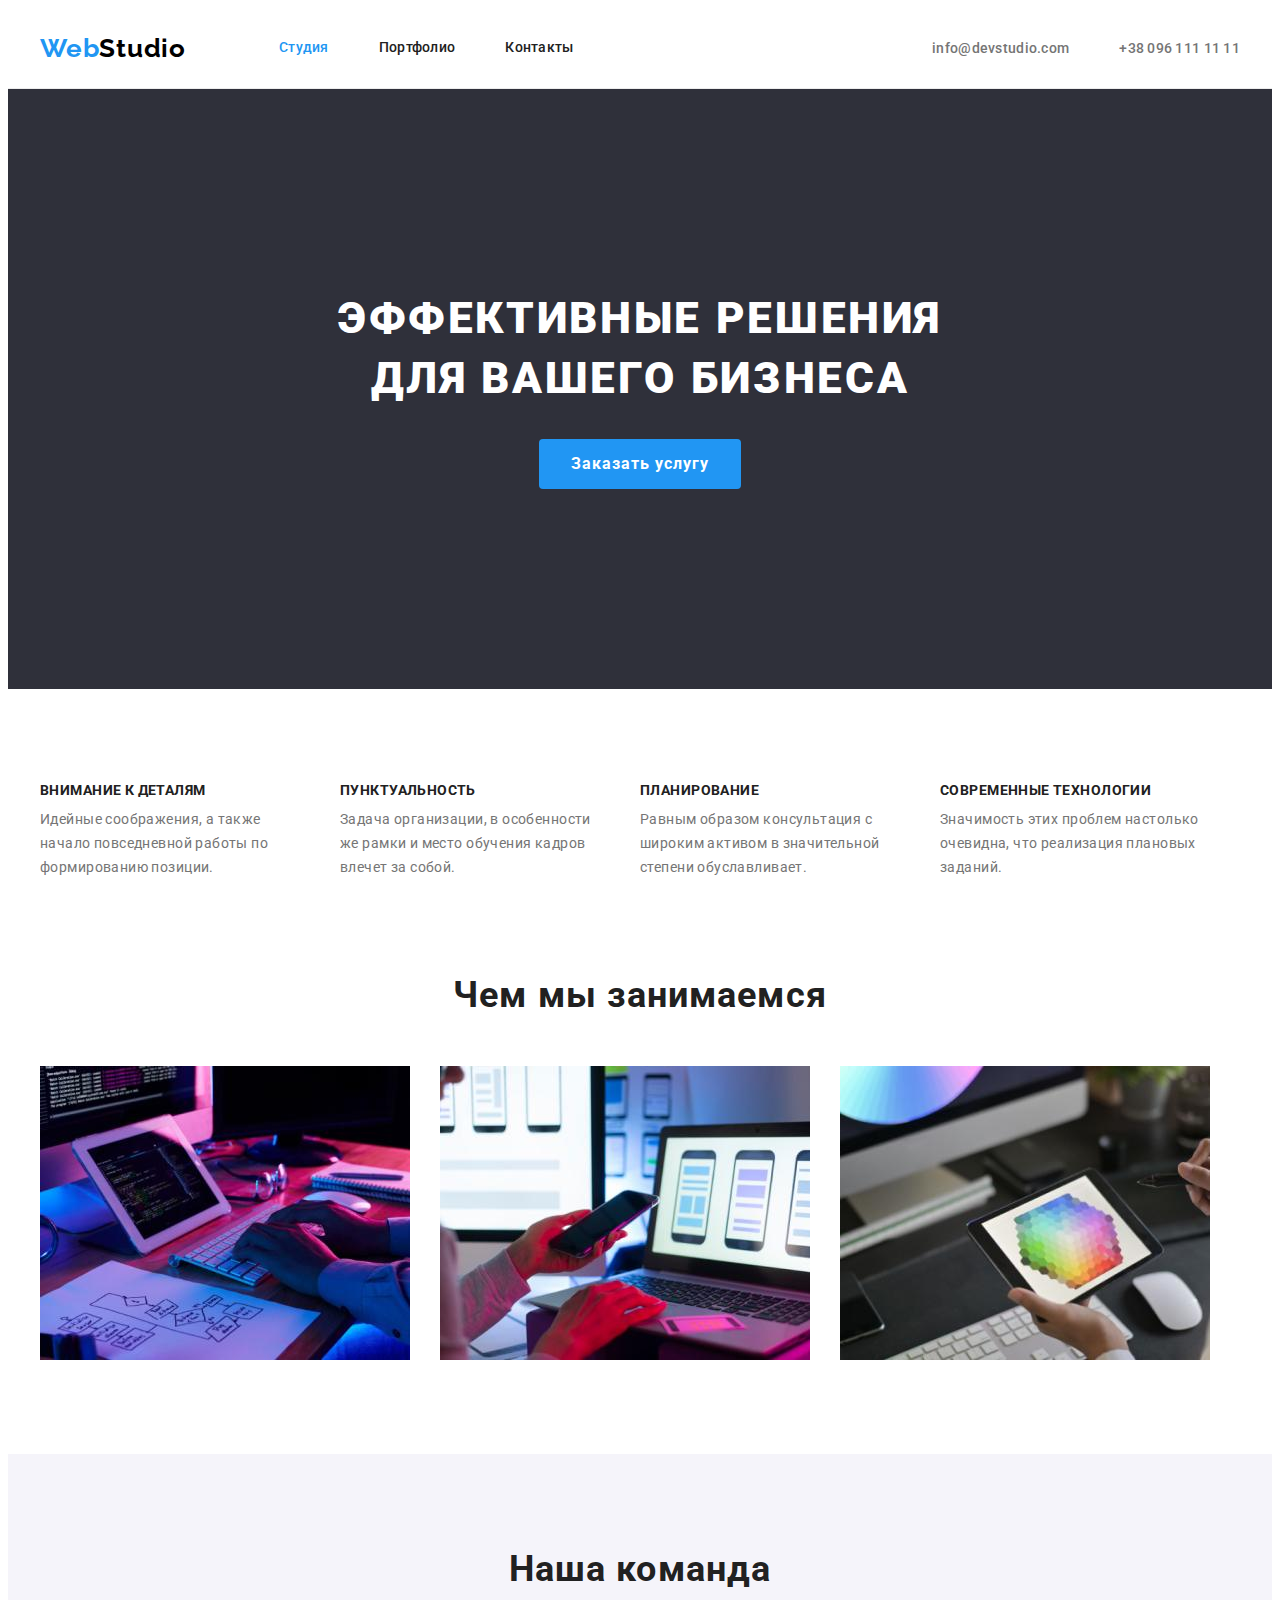
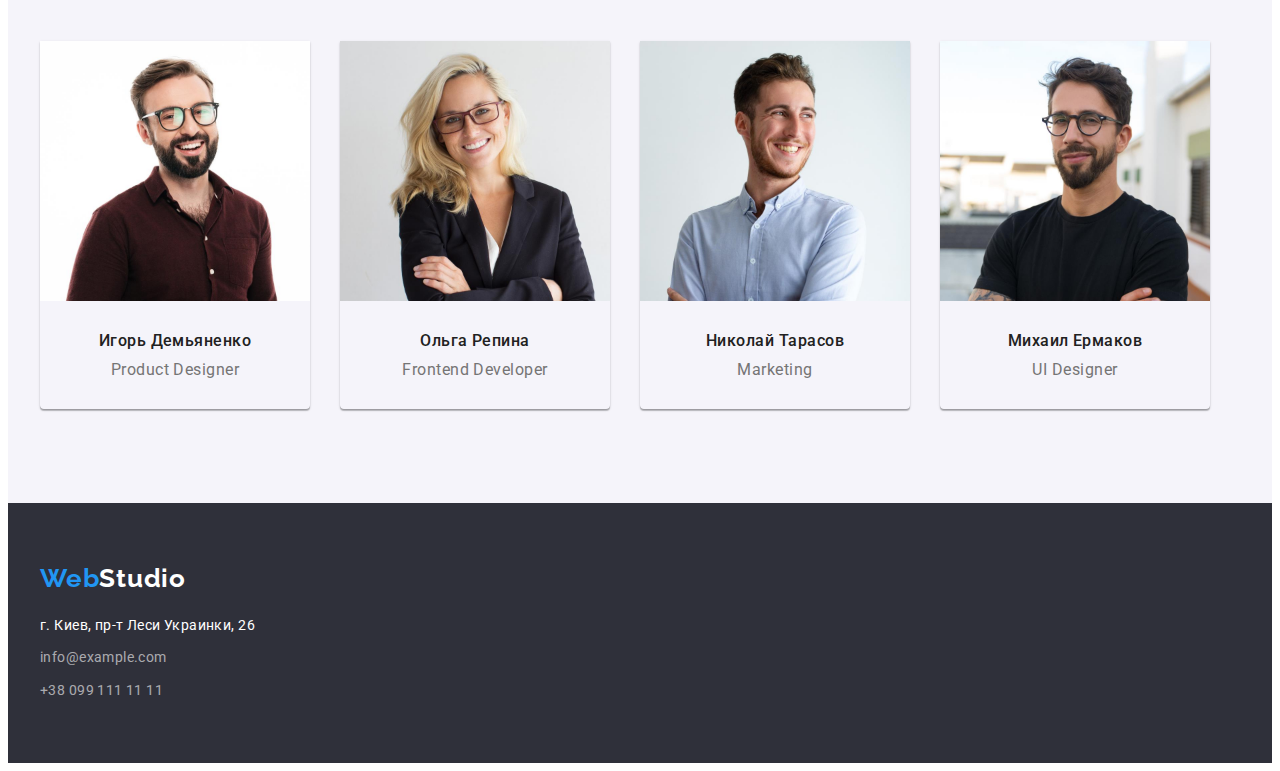
<file: index.html>
<!DOCTYPE html>
<html lang="ru">
  <head>
    <meta charset="UTF-8" />
    <meta http-equiv="X-UA-Compatible" content="IE=edge" />
    <meta name="viewport" content="width=device-width, initial-scale=1.0" />
    <title>Document</title>
    <link rel="preconnect" href="https://fonts.googleapis.com" />
    <link rel="preconnect" href="https://fonts.gstatic.com" crossorigin />
    <link
      href="https://fonts.googleapis.com/css2?family=Raleway:wght@700&family=Roboto:wght@400;500;700;900&display=swap"
      rel="stylesheet"
    />
    <link
      rel="stylesheet"
      href="https://cdnjs.cloudflare.com/ajax/libs/modern-normalize/1.1.0/modern-normalize.min.css"
      integrity="sha512-wpPYUAdjBVSE4KJnH1VR1HeZfpl1ub8YT/NKx4PuQ5NmX2tKuGu6U/JRp5y+Y8XG2tV+wKQpNHVUX03MfMFn9Q=="
      crossorigin="anonymous"
      referrerpolicy="no-referrer"
    />
    <link rel="stylesheet" href="./css/styles.css" />
  </head>
  <body>
    <header class="heading">
      <div class="container header-container">
        <a class="logo link" href="./index.html"
          ><span class="logo-accent" lang="en">Web</span>Studio</a
        >
        <nav class="navigation">
          <ul class="nav-list list">
            <li class="nav-item">
              <a href="./index.html" class="nav-link link current">Студия</a>
            </li>
            <li class="nav-item">
              <a href="./portfolio.html" class="nav-link link">Портфолио</a>
            </li>
            <li class="nav-item">
              <a href="" class="nav-link link">Контакты</a>
            </li>
          </ul>
        </nav>
        <ul class="contact-list list">
          <li class="contact-item">
            <a class="contact-link link" href="mailto:info@devstudio.com">info@devstudio.com</a>
          </li>
          <li class="contact-item">
            <a class="contact-link link" href="tel:+380961111111">+38 096 111 11 11</a>
          </li>
        </ul>
      </div>
    </header>
    <main>
      <section class="main-section">
        <!-- <div class="container main-container"> -->
        <div class="container">
          <h1 class="main-title">Эффективные решения для вашего бизнеса</h1>
          <button class="primary-btn" type="button">Заказать услугу</button>
        </div>
      </section>
      <!-- Секция Особенности  -->
      <section class="section feature-section">
        <div class="container">
          <!--- (будет скрыт)  -->
          <h2 class="hidden">Особенности</h2>
          <!--     -->
          <ul class="features-list list list-flex">
            <li class="features-item">
              <h3 class="features-title">Внимание к деталям</h3>
              <p class="features-text">
                Идейные соображения, а также начало повседневной работы по формированию позиции.
              </p>
            </li>
            <li class="features-item">
              <h3 class="features-title">Пунктуальность</h3>
              <p class="features-text">
                Задача организации, в особенности же рамки и место обучения кадров влечет за собой.
              </p>
            </li>
            <li class="features-item">
              <h3 class="features-title">Планирование</h3>
              <p class="features-text">
                Равным образом консультация с широким активом в значительной степени обуславливает.
              </p>
            </li>
            <li class="features-item">
              <h3 class="features-title">Современные технологии</h3>
              <p class="features-text">
                Значимость этих проблем настолько очевидна, что реализация плановых заданий.
              </p>
            </li>
          </ul>
        </div>
      </section>
      <section class="section work-section">
        <div class="container">
        <h2 class="section-title">Чем мы занимаемся</h2>
        <ul class="work-list list list-flex">
          <li class="work-item">
            <img class="img-block" src="./images/whatone.jpg" alt="Работа с Apple" width="370" />
          </li>
          <li class="work-item">
            <img class="img-block" src="./images/whattwo.jpg" alt="Работа с ноутбуком" width="370" />
          </li>
          <li class="work-item">
            <img class="img-block" src="./images/whatthree.jpg" alt="Работа с планшетом" width="370" />
          </li>
        </ul>
      </div>
      </section>
      <section class="section team-section">
        <div class="container">
        <h2 class="section-title">Наша команда</h2>
        <ul class="team-list list list-flex">
          <li class="team-item">
            <img class="team-img" src="./images/commandproduct.jpg" alt="Дизайнер" width="270" />
            <div class="team-person">
            <h3 class="team-name">Игорь Демьяненко</h3>
            <p class="team-position">Product Designer</p>
          </div>
          </li>
          <li class="team-item">
            <img class="team-img" src="./images/commandfront.jpg" alt="Фронтенд" width="270" />
            <div class="team-person">
            <h3 class="team-name">Ольга Репина</h3>
            <p class="team-position">Frontend Developer</p>
          </div>
          </li>
          <li class="team-item">
            <img class="team-img" src="./images/commandmarket.jpg" alt="Маркетолог" width="270" />
            <div class="team-person">
            <h3 class="team-name">Николай Тарасов</h3>
            <p class="team-position">Marketing</p>
          </div>
          </li>
          <li class="team-item">
            <img class="team-img" src="./images/commandui.jpg" alt="UI дизайнер" width="270" />
            <div class="team-person">
            <h3 class="team-name">Михаил Ермаков</h3>
            <p class="team-position">UI Designer</p>
          </div>
          </li>
        </ul>
      </div>
      </section>
    </main>
    <footer class="footer">
      <div class="container">
      <!-- <a class="footer-logo link" href="./index.html" lang="en" -->
      <a class="logo white-logo link" href="./index.html" lang="en"
        ><span class="logo-accent">Web</span>Studio</a>
       <address class="ftr-address"> 
        <ul class="secondary-contact-list list">
          <li class="address-item">
            <a
              class="map link"
              href="https://goo.gl/maps/dzdZx8nhXecqDKRn8"
              target="_blank"
              rel="noopener noreferrer"
              >г. Киев, пр-т Леси Украинки, 26</a
            >
          </li>
          <li class="address-item">
            <a class="secondary-contact-link link" href="mailto:info@example.com"
              >info@example.com</a
            >
          </li>
          <li class="address-item">
            <a class="secondary-contact-link link" href="tel:+380991111111">+38 099 111 11 11</a>
          </li>
        </ul>
      </address>
    </div>
    </footer>
  </body>
</html>
</file>
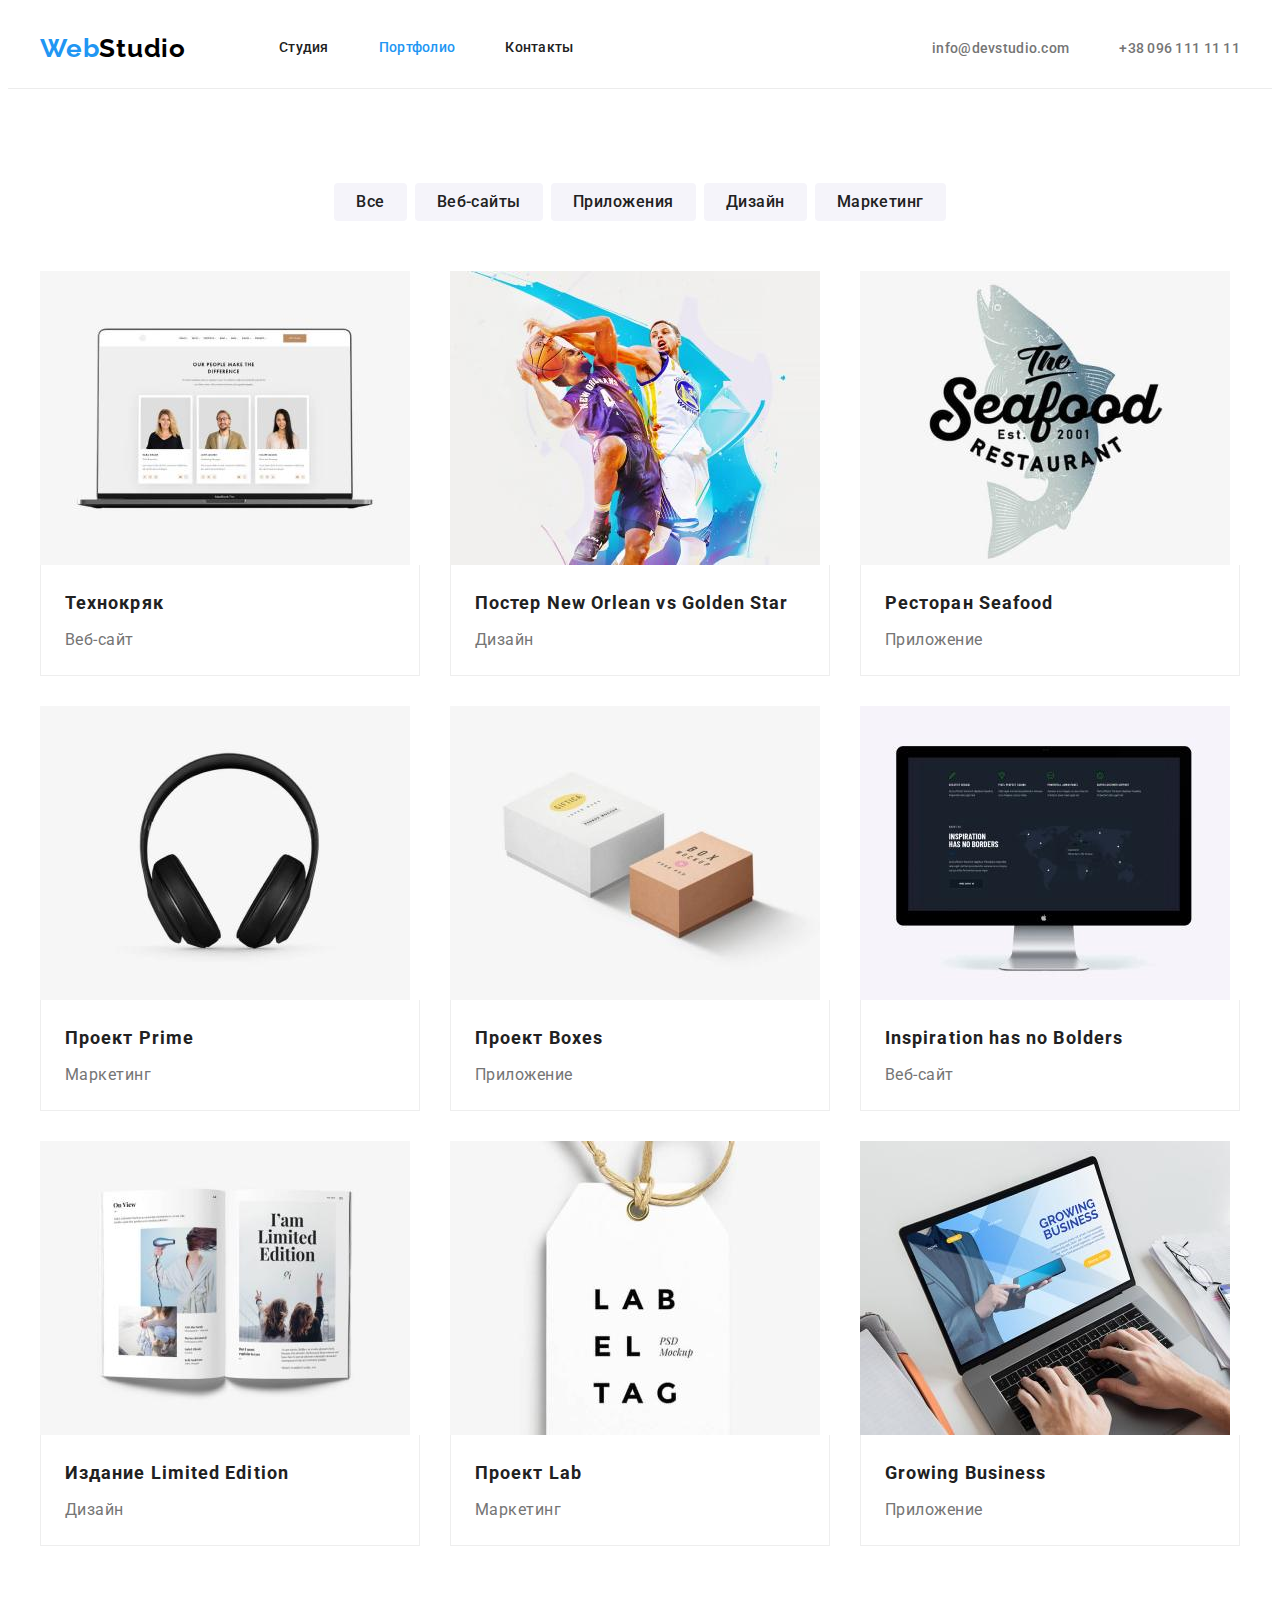
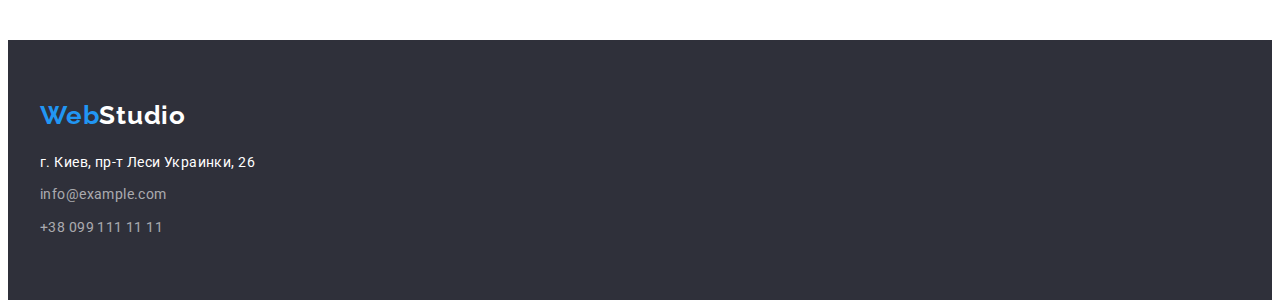
<file: portfolio.html>
<!DOCTYPE html>
<html lang="ru">
  <head>
    <meta charset="UTF-8" />
    <meta http-equiv="X-UA-Compatible" content="IE=edge" />
    <meta name="viewport" content="width=device-width, initial-scale=1.0" />
    <title>Document</title>
    <link rel="preconnect" href="https://fonts.googleapis.com" />
    <link rel="preconnect" href="https://fonts.gstatic.com" crossorigin />
    <link
      href="https://fonts.googleapis.com/css2?family=Raleway:wght@700&family=Roboto:wght@400;500;700;900&display=swap"
      rel="stylesheet"
    />
    <link
      rel="stylesheet"
      href="https://cdnjs.cloudflare.com/ajax/libs/modern-normalize/1.1.0/modern-normalize.min.css"
      integrity="sha512-wpPYUAdjBVSE4KJnH1VR1HeZfpl1ub8YT/NKx4PuQ5NmX2tKuGu6U/JRp5y+Y8XG2tV+wKQpNHVUX03MfMFn9Q=="
      crossorigin="anonymous"
      referrerpolicy="no-referrer"
    />

    <link rel="stylesheet" href="./css/styles.css" />
  </head>
  <body>
    <header class="heading">
      <div class="container header-container">
        <a class="logo link" href="./index.html"
          ><span class="logo-accent" lang="en">Web</span>Studio</a
        >
        <nav class="navigation">
          <ul class="nav-list list">
            <li class="nav-item">
              <a href="./index.html" class="nav-link link">Студия</a>
            </li>
            <li class="nav-item">
              <a href="./portfolio.html" class="nav-link link current">Портфолио</a>
            </li>
            <li class="nav-item">
              <a href="" class="nav-link link">Контакты</a>
            </li>
          </ul>
        </nav>
        <ul class="contact-list list">
          <li class="contact-item">
            <a class="contact-link link" href="mailto:info@devstudio.com">info@devstudio.com</a>
          </li>
          <li class="contact-item">
            <a class="contact-link link" href="tel:+380961111111">+38 096 111 11 11</a>
          </li>
        </ul>
      </div>
    </header>
    <main>
      <!-- <h1 class="port-h-one headen">Наше портфолио</h1> -->

      <!-- <section class="port-sect-one"> -->
      <section class="section">
        <div class="container">
        <h1 class="hidden">Наше портфолио</h1>        
        <ul class="filter-list list filter-list-flex">
          <li class="filter-item">
            <button class="secondary-btn" type="button">Все</button>
          </li>
          <li class="filter-item">
            <button class="secondary-btn" type="button">Веб-сайты</button>
          </li>
          <li class="filter-item">
            <button class="secondary-btn" type="button">Приложения</button>
          </li>
          <li class="filter-item">
            <button class="secondary-btn" type="button">Дизайн</button>
          </li>
          <li class="filter-item">
            <button class="secondary-btn" type="button">Маркетинг</button>
          </li>
        </ul>
      
        <ul class="portfolio-list list">
          <li class="portfolio-item">
            <a class="portfolio-link link" href="" target="_blank" rel="noopener noreferrer">
              <img class="img-block" src="./images/texnolryak.jpg" alt="Веб-сайт" width="370" height="294" />
              <div class="cards-content">
              <h3 class="portfolio-item-title">Технокряк</h3>
              <p class="portfolio-item-text">Веб-сайт</p>
            </div>
            </a>
          </li>
          <li class="portfolio-item">
            <a class="portfolio-link link" href="" target="_blank" rel="noopener noreferrer">
              <img  class="img-block" src="./images/neworlean.jpg" alt="Дизайн Постер" width="370" height="294" />
              <div class="cards-content">
              <h3 class="portfolio-item-title">Постер New Orlean vs Golden Star</h3>
              <p class="portfolio-item-text">Дизайн</p>
            </div>
            </a>
          </li>
          <li class="portfolio-item">
            <a class="portfolio-link link" href="" target="_blank" rel="noopener noreferrer">
              <img class="img-block" src="./images/restaurant.jpg" alt="Ресторан" width="370" height="294" />
              <div class="cards-content">
              <h3 class="portfolio-item-title">Ресторан Seafood</h3>
              <p class="portfolio-item-text">Приложение</p>
            </div>
            </a>
          </li>
          <li class="portfolio-item">
            <a class="portfolio-link link" href="" target="_blank" rel="noopener noreferrer">
              <img class="img-block" src="./images/prime.jpg" alt="Проект Prime" width="370" height="294" />
              <div class="cards-content">
              <h3 class="portfolio-item-title">Проект Prime</h3>
              <p class="portfolio-item-text">Маркетинг</p>
            </div>
            </a>
          </li>
          <li class="portfolio-item">
            <a class="portfolio-link link" href="" target="_blank" rel="noopener noreferrer">
              <img class="img-block" src="./images/boxes.jpg" alt="Проект Boxes" width="370" height="294" />
              <div class="cards-content">
              <h3 class="portfolio-item-title">Проект Boxes</h3>
              <p class="portfolio-item-text">Приложение</p>
            </div>
            </a>
          </li>
          <li class="portfolio-item">
            <a class="portfolio-link link" href="" target="_blank" rel="noopener noreferrer">
              <img class="img-block" src="./images/inspiration.jpg" alt="Inspiration" width="370" height="294" />
              <div class="cards-content">
              <h3 class="portfolio-item-title">Inspiration has no Bolders</h3>
              <p class="portfolio-item-text">Веб-сайт</p>
            </div>
            </a>
          </li>

          <li class="portfolio-item">
            <a class="portfolio-link link" href="" target="_blank" rel="noopener noreferrer">
              <img class="img-block" src="./images/izdanie.jpg" alt="Издание" width="370" height="294" />
              <div class="cards-content">
              <h3 class="portfolio-item-title">Издание Limited Edition</h3>
              <p class="portfolio-item-text">Дизайн</p>
            </div>
            </a>
          </li>
          <li class="portfolio-item">
            <a class="portfolio-link link" href="" target="_blank" rel="noopener noreferrer">
              <img class="img-block" src="./images/lab.jpg" alt="Проект Lab" width="370" height="294" />
              <div class="cards-content">
              <h3 class="portfolio-item-title">Проект Lab</h3>
              <p class="portfolio-item-text">Маркетинг</p>
            </div>
            </a>
          </li>
          <li class="portfolio-item">
            <a class="portfolio-link link" href="" target="_blank" rel="noopener noreferrer">
              <img class="img-block" src="./images/growing.jpg" alt="Growing Business" width="370" height="294" />
              <div class="cards-content">
              <h3 class="portfolio-item-title">Growing Business</h3>
              <p class="portfolio-item-text">Приложение</p>
            </div>
            </a>
          </li>
        </ul>
      </div>
      </section>
    </main>
    <footer class="footer">
      <div class="container">
      <!-- <a class="footer-logo link" href="./index.html" lang="en" -->
      <a class="logo white-logo link" href="./index.html" lang="en"
        ><span class="logo-accent">Web</span>Studio</a>
       <address class="ftr-address"> 
        <ul class="secondary-contact-list list">
          <li class="address-item">
            <a
              class="map link"
              href="https://goo.gl/maps/dzdZx8nhXecqDKRn8"
              target="_blank"
              rel="noopener noreferrer"
              >г. Киев, пр-т Леси Украинки, 26</a
            >
          </li>
          <li class="address-item">
            <a class="secondary-contact-link link" href="mailto:info@example.com"
              >info@example.com</a
            >
          </li>
          <li class="address-item">
            <a class="secondary-contact-link link" href="tel:+380991111111">+38 099 111 11 11</a>
          </li>
        </ul>
      </address>
    </div>
    </footer>
   </body>
</html>
</file>
<file: css/styles.css>
p,
h1,
h2,
h3,
h4,
h5,
h6 {
  margin: 0;
}

ul {
  margin: 0;
  padding: 0;
}

:root {
  --primary-color: #000000;
  --primary-shade-color: #212121;
  --primary-shade-two-color: #2f303a;
  --secondary-color: #ffffff;
  --secondary-three-color: #f5f4fa;
  --secondary-four-color: #757575;
  --accent-link-color: #2196f3;
  --secondary-mail-tel-color: rgba(255, 255, 255, 0.6);
}

body {
  font-family: 'Roboto', sans-serif;
  color: var(--primary-shade-color);
  background-color: var(--secondary-color);
}

.container {
  width: 1200px;
  padding: 0 15px;
  margin: 0 auto;
}

/* Deleting point's from list  */
.list {
  list-style: none;
  padding: 0;
  margin: 0;
}

/* Deleting underlining links */
.link {
  text-decoration: none;
}

button {
  cursor: pointer;
}

img {
  display: block;
  max-width: 100%;
  height: auto;
}

/*-------- Index - HEADER -------------- */
.heading {
  border-bottom: 1px solid #ececec;
 }

.header-container {
  display: flex;
  align-items: center;
 
}
.logo {
  font-family: Raleway;
  font-weight: 700;
  font-size: 26px;
  line-height: 1.19;
  letter-spacing: 0.03em;
  color: var(--primary-color);
  }

.white-logo {
  color: var(--secondary-color);
}

.logo-accent {
  color: var(--accent-link-color);
}

.navigation {
  margin-left: 93px;
}
.navigation .link.current {
  color: var(--accent-link-color);
}

.nav-list {
  display: flex;
}


.nav-item:not(:last-child) {
  margin-right: 50px;
}

.contact-list {
  display: flex;
  margin-left: auto;
}
.nav-link {
  display: block;
  font-weight: 500;
  font-size: 14px;
  line-height: 1.14;
  letter-spacing: 0.02em;
  color: var(--primary-shade-color);
  padding: 32px 0;
}

.nav-link:hover,
.nav-link:focus {
  color: var(--accent-link-color);
}

.contact-item:not(:last-child) {
  margin-right: 50px;
}
.contact-link {
  font-weight: 500;
  font-size: 14px;
  line-height: 1.14;
  letter-spacing: 0.02em;
  color: var(--secondary-four-color);
}

.contact-link:hover,
.contact-link:focus {
  color: var(--accent-link-color);
}

/*--- Index - MAIN -------- */
.main-section {
  background-color: var(--primary-shade-two-color);
  padding: 200px 0;
}

.main-title {
  font-weight: 900;
  font-size: 44px;
  line-height: 1.36;
  text-align: center;
  letter-spacing: 0.06em;
  text-transform: uppercase;
  color: var(--secondary-color);
  max-width: 696px;
  margin: 0 auto;
  margin-bottom: 30px;
}

.primary-btn {
  display: block;
  font-family: inherit;
  font-weight: 700;
  font-size: 16px;
  line-height: 1.87;
  letter-spacing: 0.06em;
  color: var(--secondary-color);
  background-color: var(--accent-link-color);
  min-width: 200px;
  padding: 10px 32px 10px;
  margin: 0 auto;
  border: none;
  border-radius: 4px;
}

/*   Section Features  "Особенности - Внимание к деталям" ---- */
.section {
  padding: 94px 0;
}
.feature-section {
  color: var(--sec-other-bkground);
  padding-bottom: 47px;
}
/* Для скрытого h2 после  <h1> "Эффективные решения для вашего бизнеса" */
.hidden {
  position: absolute;
  width: 1px;
  height: 1px;
  margin: -1px;
  border: 0;
  padding: 0;
  clip: rect(0 0 0 0);
  overflow: hidden;
}

.list-flex {
  display: flex;
  /* align-items: center;
  justify-content: center; */
 }


.features-item:not(:last-child) {
  margin-right: 30px;
}
.features-title {
  font-weight: 700;
  font-size: 14px;
  line-height: 1.14;
  letter-spacing: 0.03em;
  text-transform: uppercase;
  color: var(--primary-shade-color);
  max-width: 270px;
  margin-bottom: 10px;
}

.features-text {
  font-weight: normal;
  font-size: 14px;
  line-height: 1.71;
  letter-spacing: 0.03em;
  color: var(--secondary-four-color);
  max-width: 270px;
}

/*   Section Work  "Чем мы занимаемся" ---- */ 
.work-section {  
  padding-top: 47px;
}

.img-block {
  display: block;
}

.work-item:not(:last-child) {
  margin-right: 30px;
}

.section-title {
  font-weight: 700;
  font-size: 36px;
  line-height: 1.17;
  text-align: center;
  letter-spacing: 0.03em;
  color: var(--primary-shade-color);
  margin-bottom: 50px;
}

/*   Section Team  "Наша команда" ---- */
.team-section {
  background-color: var(--secondary-three-color);
}

.team-item {
  box-shadow: 0px 1px 3px rgba(0, 0, 0, 0.12), 0px 1px 1px rgba(0, 0, 0, 0.14), 0px 2px 1px rgba(0, 0, 0, 0.2);
border-radius: 0px 0px 4px 4px;
}
.team-item:not(:last-child) {
  margin-right: 30px;
}

.team-img {
  display: block;
 }

.team-person {
  padding-top: 30px;
  padding-bottom: 30px;
}

.team-name {
  font-weight: 500;
  font-size: 16px;
  line-height: 1.19;
  text-align: center;
  letter-spacing: 0.03em;
  color: var(--primary-shade-color);
  margin-bottom: 10px;

}

.team-position {
  font-weight: 400;
  font-size: 16px;
  line-height: 1.19;
  text-align: center;
  letter-spacing: 0.03em;
  color: var(--secondary-four-color);
}

/* ------ FOOTER ------------ */
.footer {
  background-color: var(--primary-shade-two-color);
  padding-top: 60px;
  padding-bottom: 60px;
}

.ftr-address {
  margin-top: 20px;
  }

.address-item:not(:last-child) {
  margin-bottom: 9px;
} 

.map {
  font-style: normal;
  font-weight: 400;
  font-size: 14px;
  line-height: 1.71;
  letter-spacing: 0.03em;
  color: var(--secondary-color);
}

.secondary-contact-link {
  font-style: normal;
  font-weight: 400;
  font-size: 14px;
  line-height: 1.71;
  letter-spacing: 0.03em;
  color: var(--secondary-mail-tel-color);
}
.secondary-contact-link:hover,
.secondary-contact-link:focus {
  color: var(--accent-link-color);
}

/* -------- PORTFOLIO.html ----------- */

.filter-list {
  margin-bottom: 50px;
}

.filter-list-flex {
  display: flex;
  justify-content: center; 
 }

.filter-item:not(:last-child) {
  margin-right: 8px;
}

.secondary-btn {
  display: block;
  font-family: inherit;
  font-style: inherit;
  font-weight: 500;
  font-size: 16px;
  line-height: 1.62;
  letter-spacing: 0.03em;
  color: var(--first-btn-text-color);
  background-color: var(--secondary-three-color);
  border: 0;
  border-radius: 4px;
  padding: 6px 22px;

}

.secondary-btn:hover,
.secondary-btn:focus {
  color: var(--secondary-color);
  background-color: var(--accent-link-color);
}

.portfolio-list {
  display: flex;
  flex-wrap: wrap;
  margin-top: -30px;
  margin-left: -30px;
}

.portfolio-item {
  flex-basis: calc((100% - 3 * 30px) / 3);
  margin-top: 30px;
  margin-left: 30px;
  }
/* .portfolio-item:nth-child(3n+3) {
  margin-right: 0; 
}
.portfolio-item:nth-last-child(-n+3) {
  margin-bottom: 0; 
} */

.portfolio-link {
  margin-bottom: 20px;
}

.cards-content {
  padding: 20px 24px;
  border: 1px solid #eeeeee;
  border-top: none;
} 

.portfolio-item-title {
  font-weight: 700;
  font-size: 18px;
  line-height: 2;
  letter-spacing: 0.06em;
  color: var(--primary-shade-color);
  margin-bottom: 4px;
}

.portfolio-item-text {
  font-style: normal;
  font-weight: normal;
  font-size: 16px;
  line-height: 1.87;
  letter-spacing: 0.03em;
  color: var(--secondary-four-color);
}
</file>
